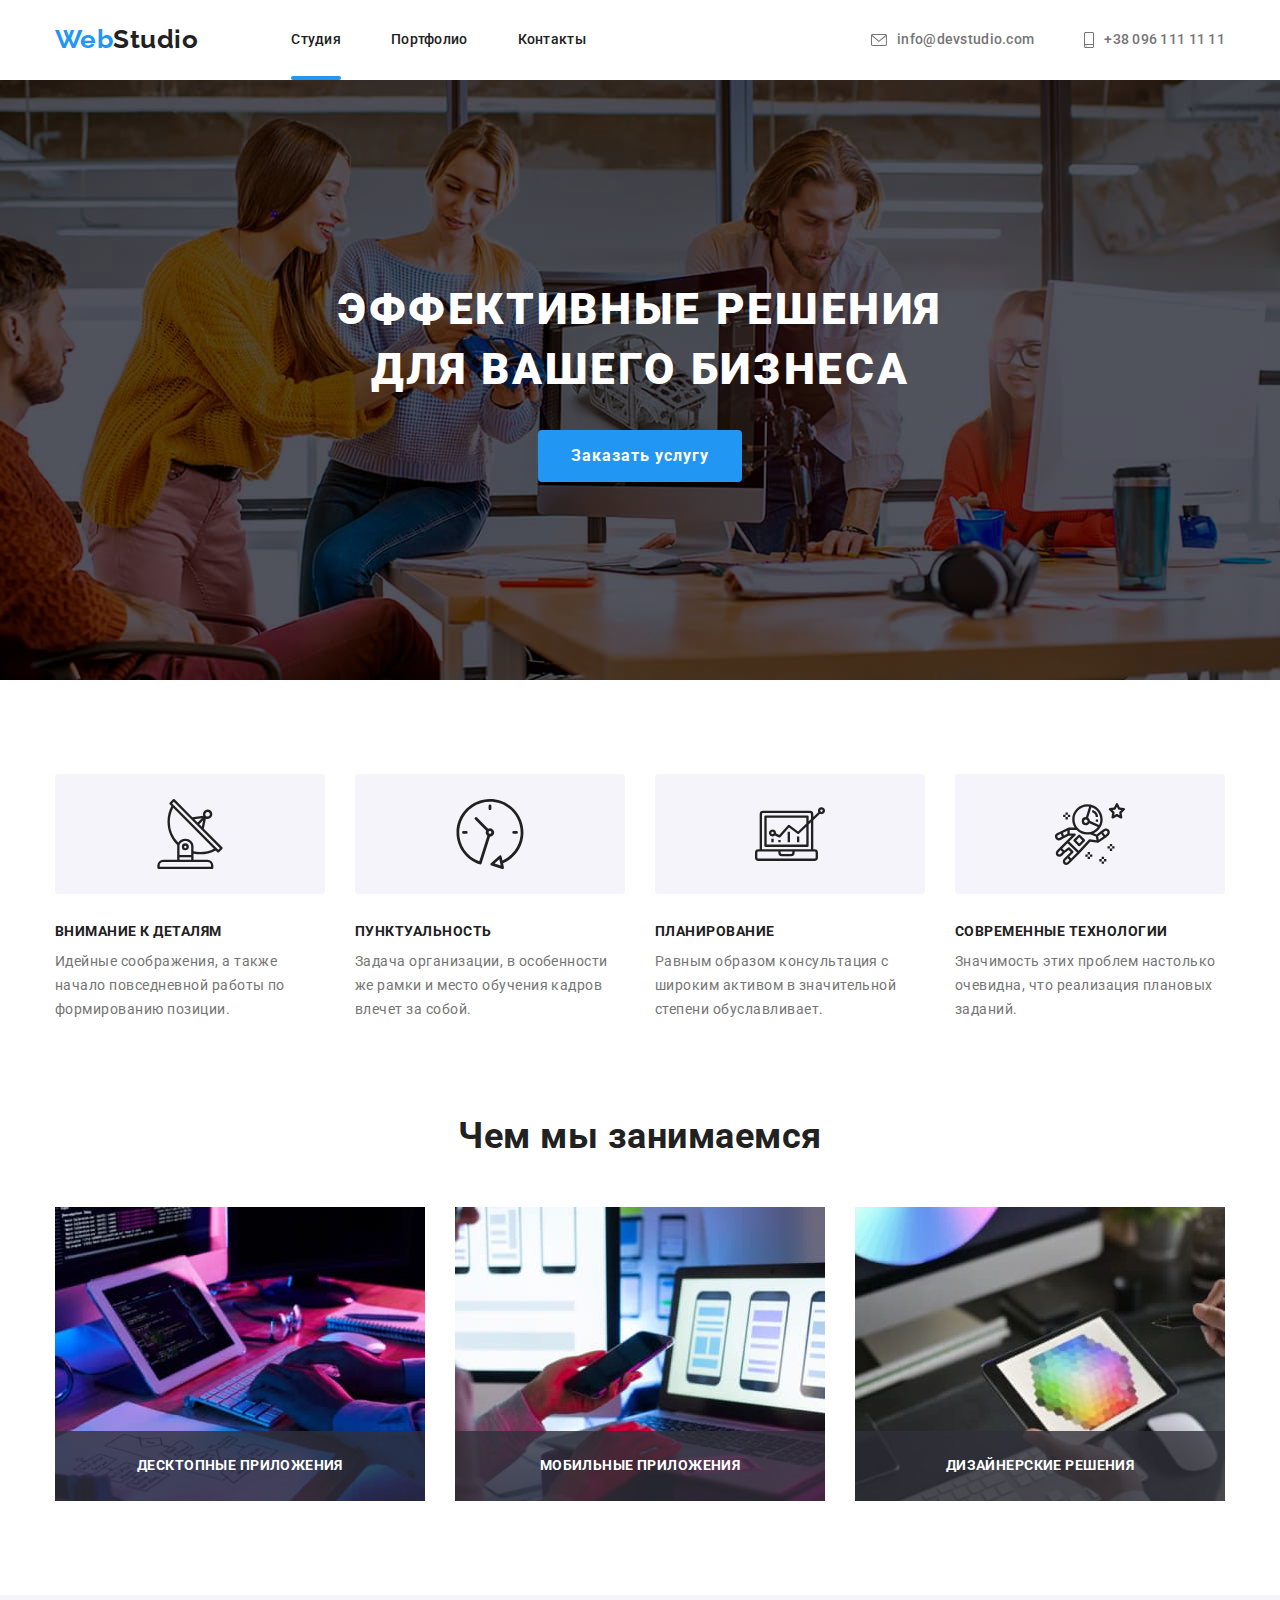
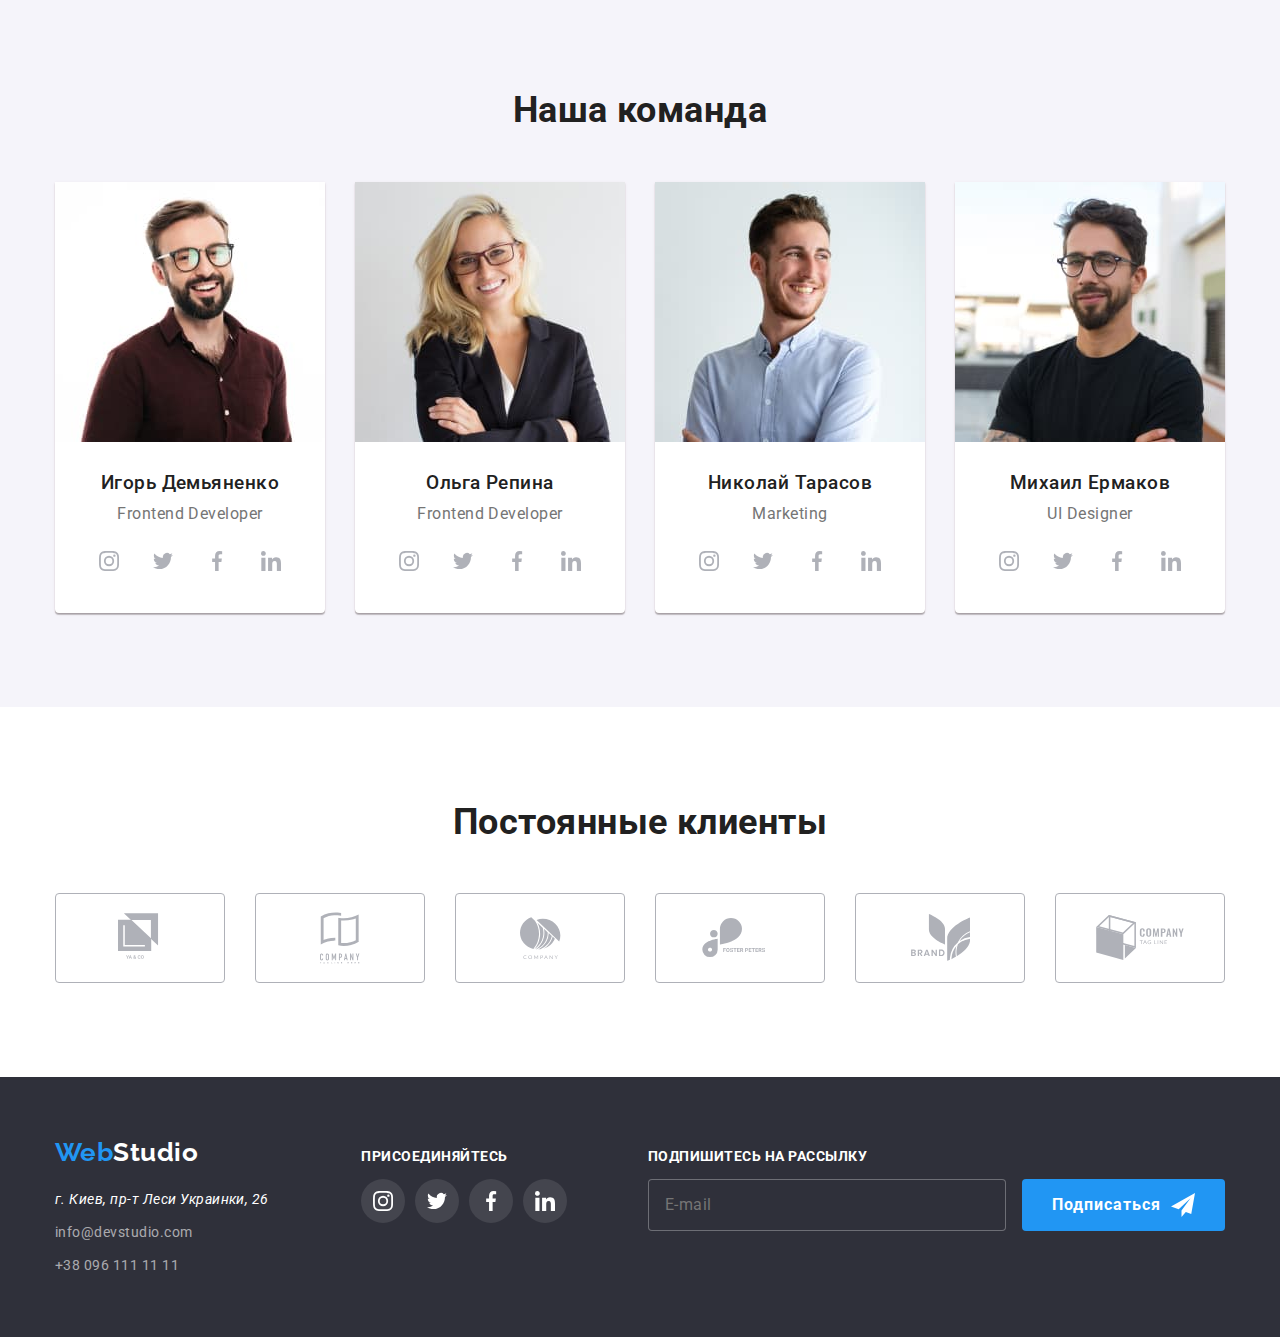
<file: index.html>
<!DOCTYPE html>
<html lang="ru">

<head>
    <meta charset="UTF-8">
    <meta name="viewport" content="width=device-width, initial-scale=1.0">
    <title>WebStudio</title>
    <link rel="preconnect" href="https://fonts.gstatic.com">
    <link rel="stylesheet" href="https://fonts.googleapis.com/css2?family=Raleway:wght@700&family=Roboto:wght@400;500;700;900&display=swap">
    <link rel="stylesheet" href="https://cdnjs.cloudflare.com/ajax/libs/modern-normalize/1.0.0/modern-normalize.min.css">
    <link rel="stylesheet" href="./css/styles.css">
</head>

<body>
    <!--Шапка сайта с навигацией-->
    <header class="page-header">
        <div class="container">
            <nav class="main-nav">
                <a href="./index.html" lang="en" class="logo">
                    <span class="logo-web">Web</span><span class="header-studio">Studio</span>
                </a>
                <ul class="site-nav list">
                    <li class="item">
                        <a href="./index.html" class="link current">Студия</a>
                    </li>
                    <li class="item">
                        <a href="./portfolio.html" class="link">Портфолио</a>
                    </li>
                    <li class="item">
                        <a href="" class="link">Контакты</a></li>
                </ul>
            </nav>
            <ul class="contacts list">
                <li class="item">
                    <a href="mailto:info@devstudio.com"
                        class="link mail" 
                        lang="en">
                        <svg class="icon-mail" width="16" height="12">
                            <use href="./images/sprite.svg#icon-envelope" class="mail"></use>
                        </svg>
                        info@devstudio.com</a>
                </li>
                <li class="item">
                    <a  href="tel:+380961111111"
                        class="link tel">
                        <svg class="icon-tel"  width="10" height="16">
                            <use href="./images/sprite.svg#icon-smartphone" class="tel"></use>
                        </svg>
                        +38 096 111 11 11</a>
                </li>
            </ul>
        </div>
    </header>
    <main>
        <!--Заглавие, кнопка-->
        <section class="hero">
            <div class="overlay">
                <div class="hero-title">
                    <h1 class="hero-text">Эффективные решения для вашего бизнеса</h1>
                </div>
                <button type="button" class="button primary" data-open-modal>Заказать услугу</button>
                <div class="backdrop is-hidden" data-backdrop>
                    <div class="modal">
                        <button type="button" class="close-button" data-close-modal>&#10006</button>
                        <form class="modal-window-form js-speaker-form">
                            <p class="title-modal">Оставьте свои данные, мы вам перезвоним</p>
                            <ul class="form-field-list">
                                <li class="field">
                                    <label for="name">
                                        <span class="text">Имя</span>
                                        <div class="icon-position">
                                        <input type="text" name="name" id="name" />
                                        <svg class="modal-icon">
                                            <use href="./images/sprite.svg#icon-modal-name" 
                                            height="18px" width="18px"></use>
                                        </svg>
                                        </div>
                                    </label>
                                </li>
                                <li class="field">
                                    <label for="tel">
                                        <span class="text">Телефон</span>
                                        <div class="icon-position">
                                        <input type="tel" name="tel" />
                                        <svg class="modal-icon">
                                            <use href="./images/sprite.svg#icon-modal-phone" 
                                            height="18px" width="18px"></use>
                                        </svg>
                                        </div>
                                    </label>
                                </li>
                                <li class="field">
                                    <label for="email">
                                        <span class="text">Почта</span>
                                        <div class="icon-position">
                                        <input type="email" name="email" />
                                        <svg class="modal-icon">
                                            <use href="./images/sprite.svg#icon-modal-mail" 
                                            height="18px" width="18px"></use>
                                        </svg>
                                        </div>
                                    </label>
                                </li>
                                <li class="field">
                                    <label for="comments">
                                        <span class="text">Комментарий</span>
                                        <textarea name="comments" rows="4" placeholder="Введите текст"></textarea>
                                    </label>
                                </li>
                                <li class="field">
                                    <label>
                                        <input class="checkbox" type="checkbox" name="conditions" />
                                        <span class="icon22"></span>
                                        <span class="conditions">Соглашаюсь с рассылкой и принимаю 
                                            <a class="conditions-link" href="">Условия договора</a>
                                        </span>
                                    </label>
                                </li>
                            </ul>
                            <button class="button-modal-submit" type="submit">Отправить</button>
                        </form>
                    </div>
                </div>
            </div>
        </section>

        <!--Наши решения, заголовок скрыт-->
        <section class="section decision">
            <div class="container">
                <h2 class="visually-hidden">Решения</h2>
                <ul class="list">
                    <li class="item attention">
                        <div class="item-background">
                            <svg class="icon-decision">
                                <use href="./images/sprite.svg#icon-antenna"></use>
                            </svg>
                        </div>
                        <h3 class="title ">Внимание к деталям</h3>
                        <p class="text">Идейные соображения, а также начало повседневной работы по формированию позиции.</p>
                    </li>
                    <li class="item punctual">
                        <div class="item-background">
                            <svg class="icon-decision">
                                <use href="./images/sprite.svg#icon-clock"></use>
                            </svg>
                        </div>
                        <h3 class="title ">Пунктуальность</h3>
                        <p class="text">Задача организации, в особенности же рамки и место обучения кадров влечет
                            за собой.</p>
                    </li>
                    <li class="item planning">
                        <div class="item-background">
                            <svg class="icon-decision">
                            <use href="./images/sprite.svg#icon-diagram"></use>
                            </svg>
                        </div>
                        <h3 class="title ">Планирование</h3>
                        <p class="text">Равным образом консультация с широким активом в значительной степени
                            обуславливает.</p>
                    </li>
                    <li class="item technology">
                        <div class="item-background">
                            <svg class="icon-decision">
                                <use href="./images/sprite.svg#icon-astronaut"></use>
                            </svg>
                        </div>
                        <h3 class="title ">Современные технологии</h3>
                        <p class="text">Значимость этих проблем настолько очевидна, что реализация плановых
                            заданий.</p>
                    </li>
                </ul>
            </div>
        </section>

        <!--Чем мы занимаемся-->
        <section class="section work">
            <div class="container">
                <h2 class="title">Чем мы занимаемся</h2>
                <ul class="list">
                    <li class="item">
                        <a href="" class="link picture">
                            <img src="./images/box-1.jpg" 
                                alt="Программист работает за планшетом" 
                                width="370">
                            <div class="overlay">
                                <p class="text">Десктопные приложения</p>
                            </div>
                        </a>
                    </li>
                    <li class="item">
                        <a href="" class="link picture">
                            <img src="./images/box-2.jpg" 
                                alt="Человек, который настраивает мобильное приложение"
                                width="370">
                            <div class="overlay">
                                <p class="text">Мобильные приложения</p>
                            </div>
                        </a>
                    </li>
                    <li class="item">
                        <a href="" class="link picture">
                            <img src="./images/box-3.jpg" 
                                alt="Пользователь рисует на планшете" 
                                width="370">
                            <div class="overlay">
                                <p class="text">Дизайнерские решения</p>
                            </div>
                        </a>
                    </li>
                </ul>
            </div>
        </section>

        <!--Наша команда-->
        <section class="section team">
            <div class="container">
                <h2 class="title">Наша команда</h2>
                <ul class="team list">
                    <li>
                        <a href="">
                            <img src="./images/team-card-01.jpg" alt="Фотография, на которой изображен сотрудник Игорь Демьяненко" 
                                width="270"
                                class="team-photo">
                        </a>
                        <h3 class="team-names">Игорь Демьяненко</h3>
                        <p class="description">Frontend Developer</p>
                        <ul class="social-list">
                            <li class="list">
                                <a href="https://www.instagram.com/" class="link-social" aria-label="Instagram">
                                    <svg class="icon-social">
                                        <use href="./images/sprite.svg#icon-instagram"></use>
                                    </svg>
                                </a>
                            </li>
                            <li class="list">
                                <a href="https://www.twitter.com/" class="link-social" aria-label="twitter">
                                    <svg class="icon-social">
                                        <use href="./images/sprite.svg#icon-twitter"></use>
                                    </svg>
                                </a>
                            </li>
                            <li class="list">
                                <a href="https://www.facebook.com/" class="link-social" aria-label="facebook">
                                    <svg class="icon-social">
                                        <use href="./images/sprite.svg#icon-facebook"></use>
                                    </svg>
                                </a>
                            </li>
                            <li class="list">
                                <a href="https://www.linkedin.com/" class="link-social" aria-label="linkedin">
                                    <svg class="icon-social">
                                        <use href="./images/sprite.svg#icon-linkedin"></use>
                                    </svg>
                                </a>
                            </li>
                        </ul>
                    </li>
                    <li>
                        <a href="">
                            <img src="./images/team-card-02.jpg"
                                alt="Фотография, на которой изображена сотрудница Ольга Репина" 
                                width="270"
                                class="team-photo">
                        </a>
                        <h3 class="team-names">Ольга Репина</h3>
                        <p class="description">Frontend Developer</p>
                        <ul class="social-list">
                            <li class="list">
                                <a href="https://www.instagram.com/" class="link-social" aria-label="Instagram">
                                    <svg class="icon-social">
                                        <use href="./images/sprite.svg#icon-instagram"></use>
                                    </svg>
                                </a>
                            </li>
                            <li class="list">
                                <a href="https://www.twitter.com/" class="link-social" aria-label="twitter">
                                    <svg class="icon-social">
                                        <use href="./images/sprite.svg#icon-twitter"></use>
                                    </svg>
                                </a>
                            </li>
                            <li class="list">
                                <a href="https://www.facebook.com/" class="link-social" aria-label="facebook">
                                    <svg class="icon-social">
                                        <use href="./images/sprite.svg#icon-facebook"></use>
                                    </svg>
                                </a>
                            </li>
                            <li class="list">
                                <a href="https://www.linkedin.com/" class="link-social" aria-label="linkedin">
                                    <svg class="icon-social">
                                        <use href="./images/sprite.svg#icon-linkedin"></use>
                                    </svg>
                                </a>
                            </li>
                        </ul>
                    </li>
                    <li>
                        <a href="">
                            <img src="./images/team-card-03.jpg"
                                alt="Фотография, на которой изображен сотрудник Николай Тарасов" 
                                width="270"
                                class="team-photo">
                            </a>
                        <h3 class="team-names">Николай Тарасов</h3>
                        <p class="description">Marketing</p>
                        <ul class="social-list">
                            <li class="list">
                                <a href="https://www.instagram.com/" class="link-social" aria-label="Instagram">
                                    <svg class="icon-social">
                                        <use href="./images/sprite.svg#icon-instagram"></use>
                                    </svg>
                                </a>
                            </li>
                            <li class="list">
                                <a href="https://www.twitter.com/" class="link-social" aria-label="twitter">
                                    <svg class="icon-social">
                                        <use href="./images/sprite.svg#icon-twitter"></use>
                                    </svg>
                                </a>
                            </li>
                            <li class="list">
                                <a href="https://www.facebook.com/" class="link-social" aria-label="facebook">
                                    <svg class="icon-social">
                                        <use href="./images/sprite.svg#icon-facebook"></use>
                                    </svg>
                                </a>
                            </li>
                            <li class="list">
                                <a href="https://www.linkedin.com/" class="link-social" aria-label="linkedin">
                                    <svg class="icon-social">
                                        <use href="./images/sprite.svg#icon-linkedin"></use>
                                    </svg>
                                </a>
                            </li>
                        </ul>
                    </li>
                    <li>
                        <a href="">
                            <img src="./images/team-card-04.jpg"
                                alt="Фотография, на которой изображен сотрудник Михаил Ермаков" 
                                width="270"
                                class="team-photo">
                            </a>
                        <h3 class="team-names">Михаил Ермаков</h3>
                        <p class="description">UI Designer</p>
                        <ul class="social-list">
                            <li class="list">
                                <a href="https://www.instagram.com/" class="link-social" aria-label="Instagram">
                                    <svg class="icon-social">
                                        <use href="./images/sprite.svg#icon-instagram"></use>
                                    </svg>
                                </a>
                            </li>
                            <li class="list">
                                <a href="https://www.twitter.com/" class="link-social" aria-label="twitter">
                                    <svg class="icon-social">
                                        <use href="./images/sprite.svg#icon-twitter"></use>
                                    </svg>
                                </a>
                            </li>
                            <li class="list">
                                <a href="https://www.facebook.com/" class="link-social" aria-label="facebook">
                                    <svg class="icon-social">
                                        <use href="./images/sprite.svg#icon-facebook"></use>
                                    </svg>
                                </a>
                            </li>
                            <li class="list">
                                <a href="https://www.linkedin.com/" class="link-social" aria-label="linkedin">
                                    <svg class="icon-social">
                                        <use href="./images/sprite.svg#icon-linkedin"></use>
                                    </svg>
                                </a>
                            </li>
                        </ul>
                    </li>
                </ul>
            </div>
        </section>

        <!--Наши партнеры-->
        <section class="section partners">
            <div class="container">
                <h2 class="title">Постоянные клиенты</h2>
                <ul class="list">
                    <li class="list">
                        <div class="item-partners">
                            <a href="" class="link-partners">
                                <svg width="44.27" height="49.23">
                                    <use href="./images/sprite.svg#icon-company-1"></use>
                                </svg>
                            </a>
                        </div>
                    </li>
                    <li class="list item-partners">
                        <div class="item-partners">
                            <a href="" class="link-partners">
                                <svg width="40" height="52">
                                    <use href="./images/sprite.svg#icon-company-2"></use>
                                </svg>
                            </a>
                        </div>
                    </li>
                    <li class="list item-partners">
                        <div class="item-partners">
                            <a href="" class="link-partners">
                                <svg width="41" height="42.6">
                                    <use href="./images/sprite.svg#icon-company-3"></use>
                                </svg>
                            </a>
                        </div>
                    </li>
                    <li class="list item-partners">
                        <div class="item-partners">
                            <a href="" class="link-partners">
                                <svg width="79.66" height="40.02">
                                    <use href="./images/sprite.svg#icon-company-4"></use>
                                </svg>
                            </a>
                        </div>
                    </li>
                    <li class="list item-partners">
                        <div class="item-partners">
                            <a href="" class="link-partners">
                                <svg width="59" height="47">
                                    <use href="./images/sprite.svg#icon-company-5"></use>
                                </svg>
                            </a>
                        </div>
                    </li>
                    <li class="list item-partners">
                            <div class="item-partners">
                            <a href="" class="link-partners">
                                <svg width="88.48" height="45.44">
                                    <use href="./images/sprite.svg#icon-company-6"></use>
                                </svg>
                            </a>
                        </div>
                    </li>
                </ul>
            </div>
        </section>
    </main>
    
    <!--Подвал-->
    <footer class="footer">
        <div class="container">
            <div class="footer-contacts">
                <a href="./index.html" lang="en" class="logo"><span class="logo-web">Web</span><span
                        class="footer-studio">Studio</span></a>
                <address class="adress">
                    г. Киев, пр-т Леси Украинки, 26
                </address>
                <ul class="footer-list list">
                    <li><a href="mailto:info@devstudio.com" lang="en" class="footer-links">info@devstudio.com</a></li>
                    <li><a href="tel:+380961111111" class="footer-links">+38 096 111 11 11</a></li>
                </ul>    
            </div>
            <div class="footer-social">
                <p class="title-social">присоединяйтесь</p>
                <ul class="social-list">
                    <li class="list">
                        <a href="https://www.instagram.com/" class="link-social" 
                        aria-label="Instagram">
                            <svg class="icon-social">
                                <use href="./images/sprite.svg#icon-instagram"></use>
                            </svg>
                        </a>
                    </li>
                    <li class="list">
                        <a href="https://www.twitter.com/" class="link-social" 
                        aria-label="twitter">
                            <svg class="icon-social">
                                <use href="./images/sprite.svg#icon-twitter"></use>
                            </svg>
                        </a>
                    </li>
                    <li class="list">
                        <a href="https://www.facebook.com/" class="link-social" 
                        aria-label="facebook">
                            <svg class="icon-social">
                                <use href="./images/sprite.svg#icon-facebook"></use>
                            </svg>
                        </a>
                    </li>
                    <li class="list">
                        <a href="https://www.linkedin.com/" class="link-social" 
                        aria-label="linkedin">
                            <svg class="icon-social">
                                <use href="./images/sprite.svg#icon-linkedin"></use>
                            </svg>
                        </a>
                    </li>
                </ul>
            </div>
            <div class="footer-mailing">
                <form class="form js-speaker-form">
                    <div class="footer-form-field">
                        <p class="title-social">Подпишитесь на рассылку</p>
                        <label>
                            <input type="email" name="email" id="email-sign" placeholder="E-mail" />
                        </label>
                        <button class="button-submit" type="submit">Подписаться
                            <svg class="icon-send">
                                <use href="./images/sprite.svg#icon-send"></use>
                            </svg>
                        </button>
                    </div> 
                </form>
            </div>
        </div>
    </footer>
    <script>
        const refs = {
            openModalBtn: document.querySelector("[data-open-modal]"),
            closeModalBtn: document.querySelector("[data-close-modal]"),
            backdrop: document.querySelector("[data-backdrop]"),
        };

        refs.openModalBtn.addEventListener("click", toggleModal);
        refs.closeModalBtn.addEventListener("click", toggleModal);

        refs.backdrop.addEventListener("click", logBackdropClick);

        function toggleModal() {
            refs.backdrop.classList.toggle("is-hidden");
        }

        function logBackdropClick() {
            console.log("Это клик в бекдроп");
        }
    </script>
    <script>
        const { height: pageHeaderHeight } = document
            .querySelector(".page-header")
            .getBoundingClientRect();

        document.body.style.paddingTop = `${pageHeaderHeight}px`;
    </script>
    <script>
        (() => {
            document
                .querySelector('.js-speaker-form')
                .addEventListener('submit', e => {
                    e.preventDefault();

                    new FormData(e.currentTarget).forEach((value, name) =>
                        console.log(`${name}: ${value}`),
                    );

                    e.currentTarget.reset();
                });
        })();
    </script>
</body>
</html>
</file>
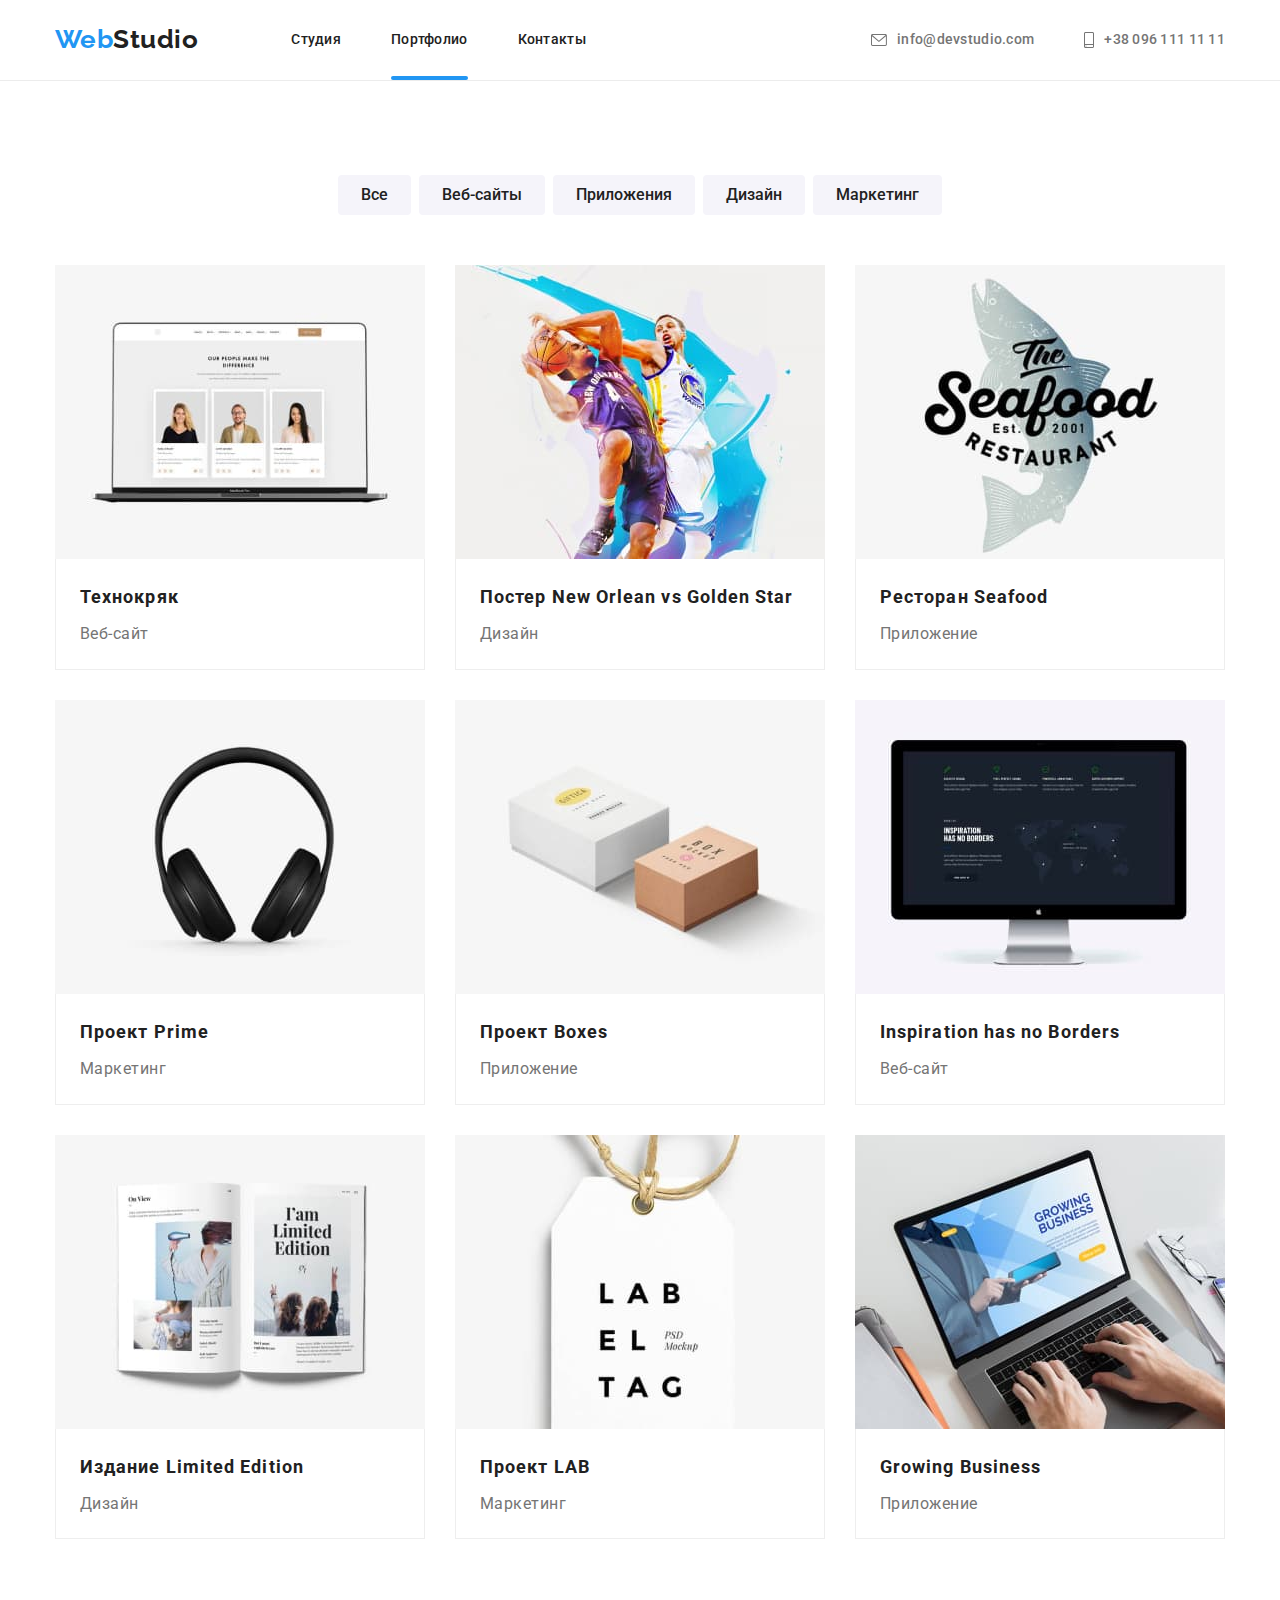
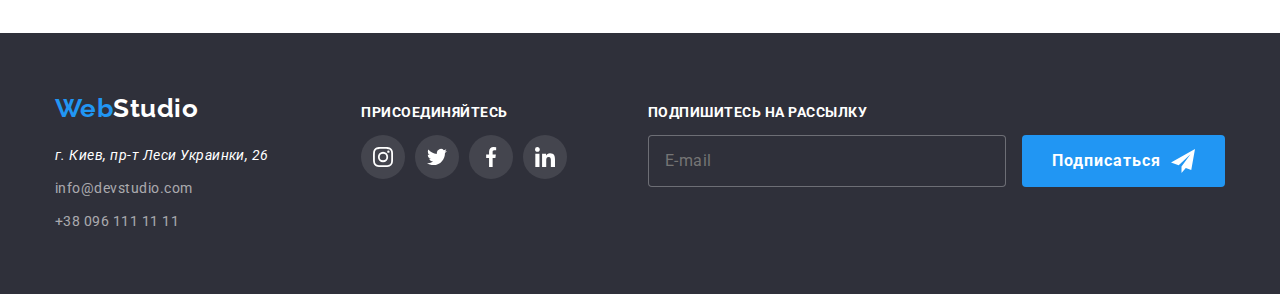
<file: portfolio.html>
<!DOCTYPE html>
<html lang="ru">
<head>
    <meta charset="UTF-8">
    <meta name="viewport" content="width=device-width, initial-scale=1.0">
    <title>Портфолио</title>
    <link rel="preconnect" href="https://fonts.gstatic.com">
    <link rel="stylesheet" href="https://fonts.googleapis.com/css2?family=Raleway:wght@700&family=Roboto:wght@400;500;700;900&display=swap">
    <link rel="stylesheet" href="https://cdnjs.cloudflare.com/ajax/libs/modern-normalize/1.0.0/modern-normalize.min.css">
    <link rel="stylesheet" href="./css/styles.css">
</head>
<body>
    <!--Шапка сайта с навигацией-->
    <header class="page-header border">
        <div class="container">
            <nav class="main-nav">
                <a href="./index.html" lang="en" class="logo">
                    <span class="logo-web">Web</span><span class="header-studio">Studio</span>
                </a>
                <ul class="site-nav list">
                    <li class="item">
                        <a href="./index.html" class="link">Студия</a>
                    </li>
                    <li class="item">
                        <a href="./portfolio.html" class="link current">Портфолио</a>
                    </li>
                    <li class="item">
                        <a href="" class="link">Контакты</a>
                    </li>
                </ul>
            </nav>
            <ul class="contacts list">
                <li class="item">
                    <a href="mailto:info@devstudio.com" class="link mail" lang="en">
                        <svg class="icon-mail" width="16" height="12">
                            <use href="./images/sprite.svg#icon-envelope" class="mail"></use>
                        </svg>
                        info@devstudio.com</a>
                </li>
                <li class="item">
                    <a href="tel:+380961111111" class="link tel">
                        <svg class="icon-tel" width="10" height="16">
                            <use href="./images/sprite.svg#icon-smartphone" class="tel"></use>
                        </svg>
                        +38 096 111 11 11</a>
                </li>
            </ul>
        </div>
    </header>
<main>
    <section class="section">
        <div class="container">
            <h1 class="visually-hidden">Портфолио</h1>
                <ul class="filter-list list">
                    <li class="item">
                        <button type="button" class="filter">Все</button></li>
                    <li class="item">
                        <button type="button" class="filter">Веб-сайты</button></li>
                    <li class="item">
                        <button type="button" class="filter">Приложения</button></li>
                    <li class="item">
                        <button type="button" class="filter">Дизайн</button></li>
                    <li class="item">
                        <button type="button" class="filter">Маркетинг</button></li>
                </ul>
            <h2 class="visually-hidden">Перечень работ</h2>
                <ul class="card-set list">
                    <li class="item">
                        <a href="" class="link">
                            <div class="thumb">
                                <img src="./images/project-1.jpg" 
                                alt="Ноутбук с изображением сайта"
                                width="370">
                                <p class="card-overlay">Технокряк это современная площадка распространения коронавируса. Компании используют эту платформу для цифрового шпионажа и атак на защищённые сервера конкурентов.</p>
                            </div>
                            <div class="portfolio-description">
                                <h3 class="project-name">Технокряк</h3>
                                <p class="project">Веб-сайт</p>
                            </div>
                        </a>
                    </li>    
                    <li class="item">
                        <a href="" class="link">
                            <div class="thumb">
                                <img src="./images/project-2.jpg" 
                                    alt="Плакат с баскетболистами" 
                                    width="370">
                                <p class="card-overlay">Lorem ipsum dolor sit amet, consectetur adipisicing elit. Saepe deleniti cupiditate labore sint nulla magnam laboriosam praesentium nemo quibusdam consectetur!</p>
                            </div>
                            <div class="portfolio-description">
                                <h3 class="project-name">Постер <span lang="en">New Orlean vs Golden Star</span></h3>
                                <p class="project">Дизайн</p>
                            </div>
                        </a>
                    </li>
                    <li class="item">
                        <a href="" class="link">
                            <div class="thumb">
                                <img src="./images/project-3.jpg" 
                                    alt="Логотип с изображением рыбы" 
                                    width="370">
                                <p class="card-overlay">Lorem ipsum dolor sit amet, consectetur adipisicing elit. Saepe deleniti cupiditate labore sint nulla magnam laboriosam praesentium nemo quibusdam consectetur!</p>
                            </div>
                            <div class="portfolio-description">
                                <h3 class="project-name">Ресторан <span lang="en">Seafood</span></h3>
                                <p class="project">Приложение</p>
                            </div>
                        </a>
                    </li>
                    <li class="item">
                        <a href="" class="link">
                            <div class="thumb">
                                <img src="./images/project-4.jpg" 
                                    alt="Наушники" 
                                    width="370">
                                <p class="card-overlay">Lorem ipsum dolor sit amet consectetur adipisicing elit. Non ullam repellat at in, atque deleniti voluptas saepe magni nobis reprehenderit sed perferendis recusandae cum? A corporis quasi earum mollitia magni?</p>
                            </div>
                            <div class="portfolio-description">
                                <h3 class="project-name">Проект <span lang="en">Prime</span></h3>
                                <p class="project">Маркетинг</p>
                            </div>
                        </a>
                    </li>
                    <li class="item">
                        <a href="" class="link">
                            <div class="thumb">
                                <img src="./images/project-5.jpg" 
                                    alt="Две упаковочные коробки" 
                                    width="370">
                                <p class="card-overlay">Lorem ipsum dolor sit, amet consectetur adipisicing elit. Commodi provident, error ipsum sit saepe eaque est. Nulla odit placeat impedit!</p>
                            </div>
                            <div class="portfolio-description">
                                <h3 class="project-name">Проект <span lang="en">Boxes</span></h3>
                                <p class="project">Приложение</p>
                            </div>
                        </a>
                    </li>
                    <li class="item">
                        <a href="" class="link">
                            <div class="thumb">
                                <img src="./images/project-6.jpg" 
                                    alt="Монитор с изображением сайта" 
                                    width="370">
                                    <p class="card-overlay">Lorem ipsum dolor, sit amet consectetur adipisicing elit. Temporibus cupiditate, in esse aliquid tempore voluptatem natus dicta exercitationem animi nemo quasi doloribus ab, reiciendis possimus!</p>
                            </div>
                            <div class="portfolio-description">
                                <h3 class="project-name" lang="en">Inspiration has no Borders</h3>
                                <p class="project">Веб-сайт</p>
                            </div>
                        </a>
                    </li>
                    <li class="item">
                        <a href="" class="link">
                            <div class="thumb">
                                <img src="./images/project-7.jpg" 
                                    alt="Разворот журнала" 
                                    width="370">
                                <p class="card-overlay">Lorem ipsum dolor, sit amet consectetur adipisicing elit. Commodi similique aliquid rem ratione odit architecto eos id accusamus, magnam quidem error provident odio atque enim.</p>
                            </div>
                            <div class="portfolio-description">
                                <h3 class="project-name">Издание <span lang="en">Limited Edition</span></h3>
                                <p class="project">Дизайн</p>
                            </div>
                        </a>
                    </li>
                    <li class="item">
                        <a href="" class="link">
                            <div class="thumb">
                                <img src="./images/project-8.jpg" 
                                alt="Одежная этикетка с логотипом" 
                                width="370">
                                <p class="card-overlay">Lorem ipsum dolor sit amet, consectetur adipisicing elit. Similique harum non laboriosam eum obcaecati facere odit molestias iste doloribus esse.</p>
                            </div>
                            <div class="portfolio-description">
                                <h3 class="project-name">Проект <span lang="en">LAB</span></h3>
                                <p class="project">Маркетинг</p>
                            </div>
                        </a>
                    </li>
                    <li class="item">
                        <a href="" class="link">
                            <div class="thumb">
                                <img src="./images/project-9.jpg" 
                                    alt="Открытое приложение на ноутбуке" 
                                    width="370">
                                <p class="card-overlay">Lorem ipsum dolor sit amet consectetur adipisicing elit. Iste voluptatibus vero quo accusantium explicabo. Repudiandae, itaque! A perferendis nisi est sapiente tempora dolorum quod aperiam!</p>
                            </div>
                            <div class="portfolio-description">
                                <h3 class="project-name" lang="en">Growing Business</h3>
                                <p class="project">Приложение</p>
                            </div>
                        </a>
                    </li>
                </ul>
        </div>
    </section>    
</main>
    <!--Подвал-->
    <footer class="footer">
        <div class="container">
            <div class="footer-contacts">
                <a href="./index.html" lang="en" class="logo"><span class="logo-web">Web</span><span
                        class="footer-studio">Studio</span></a>
                <address class="adress">
                    г. Киев, пр-т Леси Украинки, 26
                </address>
                <ul class="footer-list list">
                    <li><a href="mailto:info@devstudio.com" lang="en" class="footer-links">info@devstudio.com</a></li>
                    <li><a href="tel:+380961111111" class="footer-links">+38 096 111 11 11</a></li>
                </ul>
            </div>
            <div class="footer-social">
                <p class="title-social">присоединяйтесь</p>
                <ul class="social-list">
                    <li class="list">
                        <a href="https://www.instagram.com/" class="link-social" aria-label="Instagram">
                            <svg class="icon-social">
                                <use href="./images/sprite.svg#icon-instagram"></use>
                            </svg>
                        </a>
                    </li>
                    <li class="list">
                        <a href="https://www.twitter.com/" class="link-social" aria-label="twitter">
                            <svg class="icon-social">
                                <use href="./images/sprite.svg#icon-twitter"></use>
                            </svg>
                        </a>
                    </li>
                    <li class="list">
                        <a href="https://www.facebook.com/" class="link-social" aria-label="facebook">
                            <svg class="icon-social">
                                <use href="./images/sprite.svg#icon-facebook"></use>
                            </svg>
                        </a>
                    </li>
                    <li class="list">
                        <a href="https://www.linkedin.com/" class="link-social" aria-label="linkedin">
                            <svg class="icon-social">
                                <use href="./images/sprite.svg#icon-linkedin"></use>
                            </svg>
                        </a>
                    </li>
                </ul>
            </div>
            <div class="footer-mailing">
                <form class="form js-speaker-form">
                    <div class="footer-form-field">
                        <p class="title-social">Подпишитесь на рассылку</p>
                        <label>
                            <input type="email" name="email" id="email-sign" placeholder="E-mail" />
                        </label>
                        <button class="button-submit" type="submit">Подписаться
                            <svg class="icon-send">
                                <use href="./images/sprite.svg#icon-send"></use>
                            </svg>
                        </button>
                    </div>
                </form>
            </div>
        </div>
    </footer>
    <script>
        const refs = {
            openModalBtn: document.querySelector("[data-open-modal]"),
            closeModalBtn: document.querySelector("[data-close-modal]"),
            backdrop: document.querySelector("[data-backdrop]"),
        };

        refs.openModalBtn.addEventListener("click", toggleModal);
        refs.closeModalBtn.addEventListener("click", toggleModal);

        refs.backdrop.addEventListener("click", logBackdropClick);

        function toggleModal() {
            refs.backdrop.classList.toggle("is-hidden");
        }

        function logBackdropClick() {
            console.log("Это клик в бекдроп");
        }
    </script>
    <script>
        const { height: pageHeaderHeight } = document
            .querySelector(".page-header")
            .getBoundingClientRect();

        document.body.style.paddingTop = `${pageHeaderHeight}px`;
    </script>
    <script>
        (() => {
            document
                .querySelector('.js-speaker-form')
                .addEventListener('submit', e => {
                    e.preventDefault();

                    new FormData(e.currentTarget).forEach((value, name) =>
                        console.log(`${name}: ${value}`),
                    );

                    e.currentTarget.reset();
                });
        })();
    </script>
    </body>
    
    </html>
</file>
<file: css/styles.css>
:root {
  --primary-text-color: #757575;
  --secondary-text-color: #ffffff;
  --title-text-color: #212121;
  --accent-color: #2196f3;
  --primary-bg-color: #ffffff;
  --secondary-bg-color: #f5f4fa;
  --hero-bg-color: #c4c4c4;
  --accent-bg-color: #2f303a;
  --border-header: #ececec;
  --border-partners: #afb1b8;

  --icon-white: #ffffff;
  --icon-grey: #afb1b8;

  --function-cubic: cubic-bezier(0.4, 0, 0.2, 1);
  --function-time: 250ms;
}

body {
  margin: 0;
  color: var(--primary-text-color);
  background-color: var(--primary-bg-color);

  font-family: Roboto, sans-serif;
  font-style: normal;
  font-weight: 400;
  letter-spacing: 00.03em;
}
.container {
  margin-left: auto;
  margin-right: auto;
  width: 1200px;
  padding-right: 15px;
  padding-left: 15px;
}
.list {
  margin: 0px;
  padding: 0px;
  list-style: none;
}
img {
  display: block;
  max-width: 100%;
  height: auto;
}
/*header container*/
.page-header .container {
  display: flex;
  align-items: center;
}
.page-header {
  position: fixed;
  width: 100%;
  top: 0;
  left: 0;
  min-height: 80xp;
  background-color: var(--primary-bg-color);
  z-index: 1;
}
.main-nav {
  display: flex;
  margin-left: 0px;
  margin-right: 0px;
}
/*header logo*/
.logo {
  display: flex;
  align-items: center;
  text-decoration: none;
  margin-top: 24px;
  margin-bottom: 25px;
  margin-right: 93px;

  font-family: Raleway, sans-serif;
  font-weight: 700;
  font-size: 26px;
  line-height: 1.19;
}
.logo-web {
  color: var(--accent-color);
}
.header-studio {
  color: var(--title-text-color);
}

/*site navigation*/
.site-nav {
  display: flex;
  position: relative;
}
.site-nav .item + .item,
.contacts .item + .item {
  margin-left: 50px;
}
.site-nav .link {
  display: block;
  position: relative;
  padding-top: 32px;
  padding-bottom: 32px;

  color: var(--title-text-color);

  font-weight: 500;
  font-size: 14px;
  line-height: 1.14;
  letter-spacing: 0.02em;
  text-decoration: none;

  transition: var(--function-time) var(--function-cubic);
}
.site-nav .link:hover,
.site-nav .link:focus {
  color: var(--accent-color);

  cursor: pointer;
}

.site-nav .link.current:after {
  content: '';
  display: block;
  position: absolute;
  left: 0;
  bottom: 0;

  width: 100%;
  height: 4px;
  border-radius: 2px;
  background-color: var(--accent-color);
  color: var(--accent-color);
}
/*site contacts*/
.contacts {
  display: flex;
  margin-left: auto;
}
.contacts.list .item {
  display: flex;
}
.contacts .link {
  display: flex;
  padding-top: 32px;
  padding-bottom: 32px;

  color: var(--primary-text-color);

  font-weight: 500;
  font-size: 14px;
  line-height: 1.14;
  letter-spacing: 0.02em;
  text-decoration: none;
}
.link.mail,
.link.tel {
  fill: var(--primary-text-color);
  align-items: center;

  transition: var(--function-time) var(--function-cubic);
}
.icon-mail,
.icon-tel {
  margin-right: 10px;
}
.link.mail:hover,
.link.mail:focus,
.link.tel:hover,
.link.tel:focus {
  color: var(--accent-color);
  fill: var(--accent-color);

  cursor: pointer;
}

/*hero*/
/* .hero {
  justify-content: center;
  margin: 0 auto;
} */
.hero-text {
  margin: 0;
  color: var(--secondary-text-color);
  font-weight: 900;
  font-size: 44px;
  line-height: 1.36;
  letter-spacing: 0.06em;
  text-transform: uppercase;
  text-align: center;
}
.hero .overlay {
  max-width: 1600px;
  height: 600px;
  margin: 0 auto;
  background-image: linear-gradient(
      to right,
      rgba(0, 0, 0, 0.4),
      rgba(0, 0, 0, 0.4)
    ),
    url('../images/bg-photo.jpg');
  background-color: var(--hero-bg-color);
  background-repeat: no-repeat;
  background-size: cover;
  background-position: center;
}
.hero-title {
  padding-top: 200px;
  padding-bottom: 30px;
  margin: 0 auto;
  width: 696px;
}

/*hero buttons*/
button {
  font-family: inherit;
}
.button {
  display: block;
  margin: 0 auto;

  padding: 10px 32px;
  min-width: 200px;
  border: 1px solid transparent;
  border-radius: 4px;

  color: var(--secondary-text-color);
  background-color: var(--accent-color);

  font-weight: 700;
  font-size: 16px;
  line-height: 1.88;
  letter-spacing: 0.06em;
  text-decoration: none;
  text-align: center;
}
.button.primary {
  color: var(--secondary-text-color);
  background-color: var(--accent-color);
  cursor: pointer;
}
.button.secondary {
  color: var(--title-text-color);
  background-color: var(--secondary-bg-color);
}
/*hero backdrop*/
.backdrop {
  position: fixed;
  top: 0;
  left: 0;

  width: 100%;
  height: 100%;

  background-color: rgba(0, 0, 0, 0.2);

  opacity: 1;
  transition: opacity var(--function-time) var(--function-cubic);

  z-index: 1;
}
.backdrop.is-hidden {
  opacity: 0;
  pointer-events: none;
}

/*modal window*/
.modal {
  display: flex;
  flex-direction: column;
  align-items: flex-end;
  position: absolute;
  top: 50%;
  left: 50%;
  transform: translate(-50%, -50%) scale(1);

  min-height: 581px;
  min-width: 528px;

  padding: 0;
  margin: 0;
  background-color: var(--primary-bg-color);
}

.backdrop.is-hidden .modal {
  transform: tanslate(-50%, -50%) scale(0.9);
  transition: transform var(--function-time) var(--function-cubic);
}

.close-button {
  top: 0;
  right: 0;

  height: 30px;
  width: 30px;
  border-radius: 50%;
  margin-top: 8px;
  margin-right: 8px;
  border: 1px solid rgba(0, 0, 0, 0.1);
  cursor: pointer;
  background-color: transparent;

  transition: transform var(--function-time) var(--function-cubic);
}
.close-button:hover,
.close-button:focus {
  color: var(--accent-color);
  cursor: pointer;
}
.modal-window-form {
  padding: 0 40px 40px 40px;
}
.title-modal {
  margin: 0 auto 12px auto;

  font-weight: 700;
  font-size: 20px;
  line-height: 1.15;

  color: var(--title-text-color);
}
.form-field-list {
  list-style: none;
  padding: 0;
  margin: 0;
}
.field {
  display: block;
  margin-bottom: 10px;
  transition: var(--function-time) var(--function-cubic);
}
.field:last-child {
  margin-bottom: 30px;
}
.field .text {
  margin-bottom: 4px;
  font-size: 12px;
  line-height: 1.674;
  letter-spacing: 0.01em;

  color: var(--primary-text-color);
}
.field input {
  padding: 11px 12px 11px 41px;
  border: 1px solid rgba(33, 33, 33, 0.2);
  border-radius: 4px;
  width: 100%;
}
.field textarea::placeholder {
  font-size: 12px;
  line-height: 1.167;
  letter-spacing: 0.01em;

  color: rgba(117, 117, 117, 0.5);
}
.field textarea {
  display: block;
  padding: 12px 16px 12px 16px;
  resize: none;
  width: 100%;

  border: 1px solid rgba(33, 33, 33, 0.2);
  box-sizing: border-box;
  border-radius: 4px;
}
.icon-position {
  position: relative;
}
.conditions {
  font-size: 14px;
  line-height: 2;
  letter-spacing: 0.03em;

  color: var(--primary-text-color);
}
.checkbox {
  position: absolute;
  width: 1px;
  height: 1px;
  margin: -1px;
  border: 0;
  padding: 0;
  clip: rect(0 0 0 0);
  overflow: hidden;
}
.icon22::before {
  content: '';
  display: inline-flex;
  background-image: url(../images/square.svg);
  width: 16px;
  height: 15px;
  margin-right: 8.38px;
}
.checkbox:checked + .icon22::before {
  background-image: url(../images/check.svg);
}
.modal-icon {
  position: absolute;
  top: 50%;
  left: 0;
  transform: translateY(-50%);
  fill: var(--title-text-color);
  height: 18px;
  width: 18px;
  margin-left: 12px;
}

.field:focus-within input,
.field:focus-within .modal-icon,
.field:hover input,
.field:hover .modal-icon {
  border-color: var(--accent-color);
  fill: var(--accent-color);

  cursor: pointer;
}
.conditions-link {
  color: var(--accent-color);
}

.button-modal-submit {
  display: block;
  margin: 0 auto;
  border: 1px solid transparent;
  padding: 10px 56px;
  border-radius: 4px;
  min-width: 200px;
  fill: var(--icon-white);
  font-weight: 700;

  font-size: 16px;
  line-height: 1.875;
  letter-spacing: 0.06em;
  background-color: var(--accent-color);
  color: var(--secondary-text-color);

  transition: var(--function-time) var(--function-cubic);
}
.button-modal-submit:hover,
.button-modal-submit:focus {
  box-shadow: 0px 4px 4px rgba(0, 0, 0, 0.15);
  cursor: pointer;
}
.section {
  padding-top: 94px;
  padding-bottom: 94px;
}
/*hidden title - Наши решения - dicision*/
.visually-hidden {
  position: absolute;
  clip: rect(0 0 0 0);
  width: 1px;
  height: 1px;
  margin: -1px;
}
.decision .list,
.work .list,
.team.list,
.partners .list {
  display: flex;
  flex-wrap: wrap;
  justify-content: space-between;
}
.decision .item,
.team .item {
  width: 270px;
}
.item-background {
  display: flex;
  justify-content: center;
  padding-top: 25px;
  padding-bottom: 25px;
  margin-bottom: 30px;
  background-color: var(--secondary-bg-color);

  border-radius: 4px;
}
.icon-decision {
  height: 70px;
  width: 70px;
  justify-content: center;
  fill: var(--title-text-color);
}
.decision .title {
  margin-top: 0px;
  margin-bottom: 10px;
  color: var(--title-text-color);
  font-weight: 700;
  font-size: 14px;
  line-height: 1.14;
  text-transform: uppercase;
}
.decision .text {
  margin-top: 0px;
  margin-bottom: 0px;
  font-size: 14px;
  line-height: 1.7;
}
/*чем мы занимаемся work*/
.section.work {
  padding-top: 0px;
}
.work .title,
.team .title,
.partners .title {
  margin-top: 0px;
  margin-bottom: 50px;
  color: var(--title-text-color);
  font-weight: 700;
  font-size: 36px;
  line-height: 1.17;
  text-align: center;
}
.work .picture {
  margin-bottom: 0px;
}
.work .item {
  position: relative;
}
.work .overlay {
  display: flex;
  position: absolute;
  align-items: center;
  justify-content: center;
  bottom: 0;
  left: 0;
  width: 100%;
  height: 70px;
  background-color: rgba(47, 48, 58, 0.8);
}
.work .text {
  margin-top: 0;
  margin-bottom: 0;
  font-weight: 700;
  font-size: 14px;

  line-height: 1.14;
  text-align: center;
  letter-spacing: 0.03em;
  text-transform: uppercase;
  color: var(--secondary-text-color);
}
/*наша команда - team*/
.section.team {
  background-color: var(--secondary-bg-color);
}
.team.list > li {
  background: var(--primary-bg-color);
  box-shadow: 0px 1px 3px rgba(161, 83, 83, 0.12),
    0px 1px 1px rgba(0, 0, 0, 0.14), 0px 2px 1px rgba(0, 0, 0, 0.2);
  border-radius: 0px 0px 4px 4px;
}
.team-photo {
  margin-bottom: 30px;
}
.team-names {
  margin-top: 0px;
  margin-bottom: 10px;
  color: var(--title-text-color);
  font-weight: 500;
  font-size: 16;
  line-height: 1.19;
  text-align: center;
}
.description {
  margin-top: 0px;
  margin-bottom: 16px;
  color: var(--primary-text-color);
  font-size: 16px;
  line-height: 1.19;
  text-align: center;
}
.team .social-list {
  padding-left: 32px;
  padding-right: 32px;
  margin-bottom: 30px;
}
.team .list {
  display: flex;
}
.team .link-social {
  fill: var(--icon-grey);
  transition: var(--function-time) var(--function-cubic);
}
.team .link-social:hover,
.team .link-social:focus {
  fill: var(--icon-white);
}

/*partners*/
.item-partners {
  display: flex;
  justify-content: center;
  align-items: center;
}
.link-partners {
  display: inline-flex;
  align-items: center;
  justify-content: center;
  border: none;
  border-radius: 4px;
  height: 90px;
  width: 170px;
  border: 1px solid var(--border-partners);
  fill: var(--icon-grey);
  transition: var(--function-time) var(--function-cubic);
}
.link-partners:hover,
.link-partners:focus {
  border: 1px solid var(--accent-color);
  fill: var(--accent-color);
  cursor: pointer;
}

/*portfolio*/

.page-header.border {
  border-bottom: 1px solid var(--border-header);
}

/*filter buttons*/
.filter {
  display: inline-block;
  padding: 6px 22px;
  min-width: 73px;
  border: 1px solid transparent;
  border-radius: 4px;
  color: var(--title-text-color);
  background-color: var(--secondary-bg-color);
  font-weight: 500;
  font-size: 16px;
  line-height: 1.63;
  text-align: center;
  text-decoration: none;
  cursor: pointer;
  transition: var(--function-time) var(--function-cubic);
}
.filter-list .item {
  margin-right: 8px;
}
.filter-list .item:last-child {
  margin-right: 0px;
}
.filter:hover,
.filter:focus {
  color: var(--secondary-text-color);
  background-color: var(--accent-color);
  box-shadow: 0px 3px 1px rgba(0, 0, 0, 0.1), 0px 1px 2px rgba(0, 0, 0, 0.08),
    0px 2px 2px rgba(0, 0, 0, 0.12);
  border: 1px solid transparent;
  cursor: pointer;
}
.filter-list {
  display: flex;
  justify-content: center;
  margin-bottom: 20px;
}

/*card set*/
.card-set {
  display: flex;
  flex-wrap: wrap;
}
.card-set .item {
  margin-right: 30px;
  margin-top: 30px;
  width: calc((100% - 60px) / 3);
}
.card-set .item:nth-child(3n) {
  margin-right: 0px;
}
.card-set .link {
  display: block;
  margin-top: 0px;
  margin-bottom: 0px;
  text-decoration: none;
}
.card-set .thumb {
  position: relative;
  overflow: hidden;
}
.card-set .thumb:hover::before,
.card-set .thumb:focus::before {
  opacity: 1;
}
.card-set .link:hover,
.card-set .link:focus {
  box-shadow: 0px 1px 1px rgba(0, 0, 0, 0.12), 0px 4px 4px rgba(0, 0, 0, 0.06),
    1px 4px 6px rgba(0, 0, 0, 0.16);
}
.portfolio-description {
  margin-top: 0px;
  margin-bottom: 0px;
  padding-top: 20px;
  padding-right: 24px;
  padding-bottom: 20px;
  padding-left: 24px;
  border: 1px solid #eeeeee;
  border-top: transparent;
}
.project-name {
  margin-top: 0px;
  margin-bottom: 4px;
  color: var(--title-text-color);
  font-weight: 700;
  font-size: 18px;
  line-height: 2;
  letter-spacing: 00.06em;
}
.project {
  margin-top: 0px;
  margin-bottom: 0px;
  color: var(--primary-text-color);
  font-size: 16px;
  line-height: 1.86;
}
.card-overlay {
  position: absolute;
  top: 0;
  left: 0;
  height: 100%;
  width: 100%;
  transform: translateY(100%);
  opacity: 0;
  transition: transform var(--function-time) var(--function-cubic),
    opacity var(--function-time) var(--function-cubic);
  margin-top: 0;
  margin-bottom: 0;
  padding-top: 63px;
  padding-right: 24px;
  padding-bottom: 63px;
  padding-left: 24px;
  font-size: 18px;
  line-height: 1.56;

  background-color: rgba(33, 150, 243, 0.9);
  color: var(--secondary-text-color);
}
.card-set .link:hover .card-overlay,
.card-set .link:focus .card-overlay {
  opacity: 1;
  transform: translateY(0);
}
/*footer*/
.footer {
  background-color: var(--accent-bg-color);
  padding-top: 60px;
  padding-bottom: 60px;
}
.footer .container {
  display: flex;
  flex-direction: row;
  justify-content: flex-start;
  align-items: baseline;
  flex-wrap: nowrap;
}
/*footer fist block*/
.footer-contacts {
  margin-right: 70px;
}
.footer .logo {
  margin-top: 0px;
  margin-bottom: 20px;
}
.footer-studio {
  color: var(--secondary-text-color);
}
.adress {
  margin-top: 0px;
  margin-bottom: 9px;
  color: var(--secondary-text-color);
  font-size: 14px;
  line-height: 1.7;
}
.footer-links {
  color: rgba(255, 255, 255, 60%);
  font-size: 14px;
  line-height: 1.7;
  text-decoration: none;
}
.footer-list.list li {
  margin-top: 0px;
  margin-bottom: 9px;
}
.footer-list.list li:last-child {
  margin-bottom: 0px;
}

.title-social {
  margin-top: 0;
  margin-bottom: 20;
  font-size: 14px;
  font-weight: 700;
  line-height: 1.14;
  text-align: left;
  color: var(--secondary-text-color);
  text-transform: uppercase;
}
.social-list {
  display: flex;
  padding: 0;
  margin: 0;
}
.social-list .list {
  margin-right: 10px;
}
.social-list .list:last-child {
  margin-right: 0px;
}
.link-social {
  display: inline-flex;
  align-items: center;
  justify-content: center;
  padding: 0;
  border: none;
  height: 44px;
  width: 44px;
  border-radius: 50%;
  background-color: rgba(255, 255, 255, 0.1);
  fill: var(--icon-white);
  transition: var(--function-time) var(--function-cubic);
}
.link-social:hover,
.link-social:focus {
  background-color: var(--accent-color);
  fill: var(--icon-white);
}
.icon-social {
  height: 20px;
  width: 20px;
}

/*footer*/
.footer-mailing {
  margin-left: auto;
}
.footer-form-field input[type='email'] {
  background-color: var(--accent-bg-color);
  border: 1px solid rgba(255, 255, 255, 0.3);
  border-radius: 4px;
  padding: 15px 16px;
  width: 358px;
  margin-right: 12px;
}
.footer-form-field input[placeholder='E-mail'] {
  font-size: 16px;
  line-height: 1.25;
  letter-spacing: 0.03em;
  color: rgba(255, 255, 255, 0.6);
}
.button-submit {
  display: inline-flex;
  align-items: center;
  border: 1px solid transparent;
  padding: 10px 29px;

  border-radius: 4px;
  fill: var(--icon-white);
  font-weight: 700;
  font-size: 16px;
  line-height: 1.875;
  letter-spacing: 0.06em;
  background-color: var(--accent-color);
  color: var(--secondary-text-color);
  transition: var(--function-time) var(--function-cubic);
}
.button-submit:hover,
.button-submit:focus {
  box-shadow: 0px 4px 4px rgba(0, 0, 0, 0.15);
  cursor: pointer;
}
.icon-send {
  height: 24px;
  width: 24px;
  margin-left: 10px;
}
</file>
